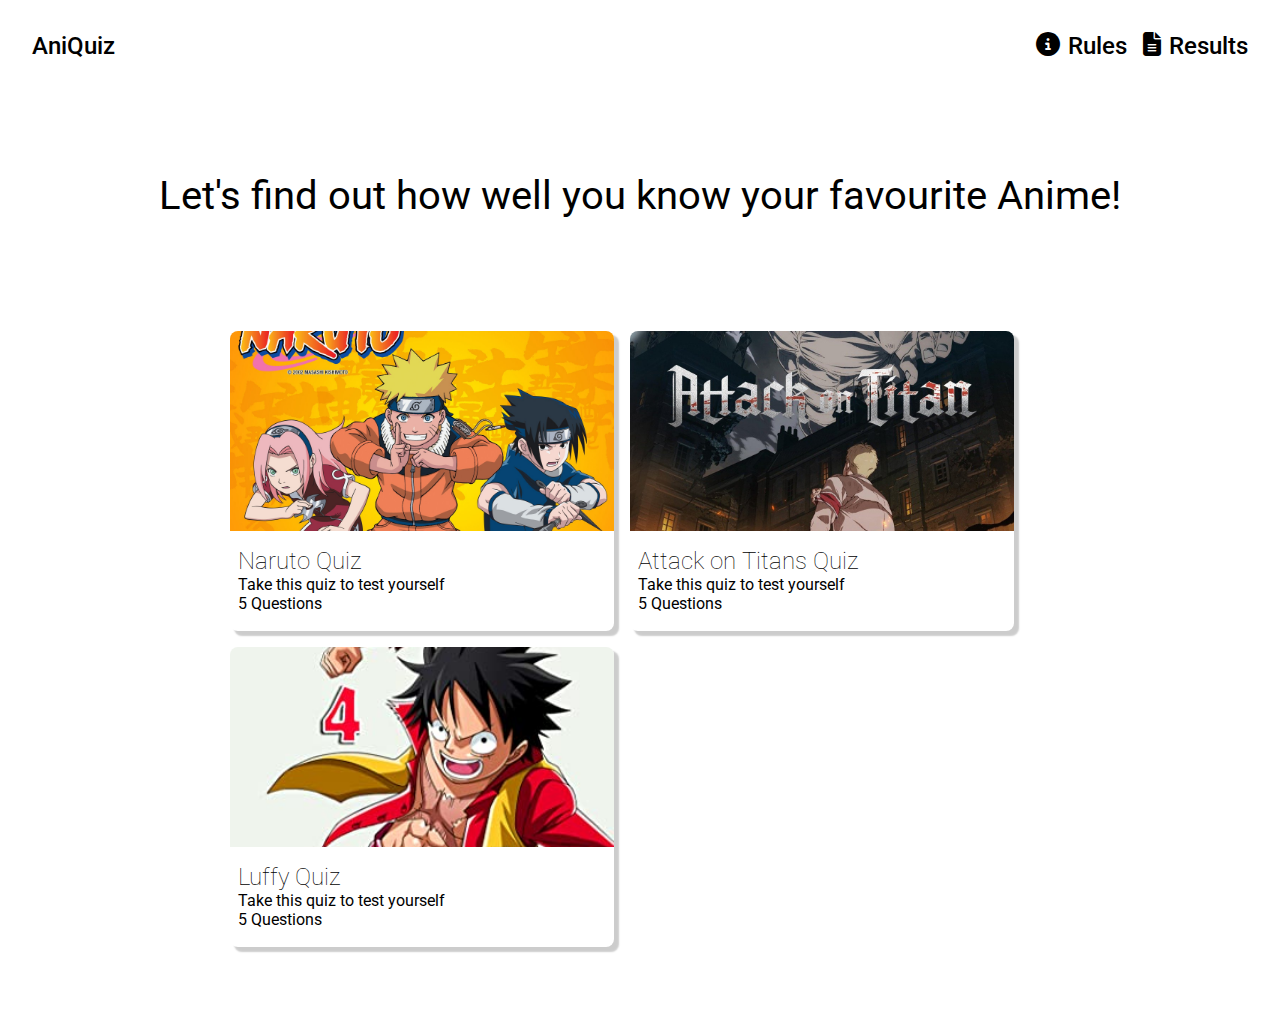
<file: Index.html>
<!DOCTYPE html>
<html lang="en">
<head>
    <meta charset="UTF-8">
    <meta http-equiv="X-UA-Compatible" content="IE=edge">
    <meta name="viewport" content="width=device-width, initial-scale=1.0">
    <title>Anime Quiz</title>
    <link rel="stylesheet" href="/CSS/main.css">
    <link rel="stylesheet" href="https://mosaic-ui.netlify.app/css/components.css">
    <link rel="stylesheet" href="https://cdnjs.cloudflare.com/ajax/libs/font-awesome/6.1.1/css/all.min.css" />
</head>
<body>
    <div class="container-quiz">
        <nav class="container-nav">
            <div class="logo"><a href="./Index.html">AniQuiz</a></div>
            <div class="nav-right">
                <div><a class="action-icons" href="./Pages/rules.html"><i class="color-white fa-solid fa-circle-info"></i>
                        <p class="color-white">Rules</p>
                    </a></div>
                <div ><a class="action-icons" href="/Pages/finalResults.html"><i class="color-white fa-solid fa-file-lines"></i><p class="color-white">Results</p></a></div>
            </div>
        </nav>
        <div class="quiz-header">
            <p class="quiz-header-tag">Let's find out how well you know your favourite Anime!</p>
        </div>
        <div class="container-secondary-quiz">
            <div class="quiz-body">

                <div class="card-child">
                    <a href="/Pages/naruto.html">
                        <div class="card-secondary">
                            <div class="card-image-cont">
                                <img class="card-image" src="/Assets/Naruto-2.jpg" alt="Naruto">
                            </div>
                            <div class="card-quiz-body">
                                <h2>Naruto Quiz</h2>
                                <p>Take this quiz to test yourself</p>
                                <p>5 Questions</p>
                            </div>
                        </div>
                    </a>
                    
                </div>

                <div class="card-child">
                    <a href="/Pages/titans.html">
                        <div class="card-secondary">
                            <div class="card-image-cont ht-200">
                                <img class="card-image" src="/Assets/Attack on titans-2.jpg" alt="Titans">
                            </div>
                            <div class="card-quiz-body">
                                <h2>Attack on Titans Quiz</h2>
                                <p>Take this quiz to test yourself</p>
                                <p>5 Questions</p>
                            </div>
                        </div>
                    </a> 
                </div>

                <div class="card-child">
                    <a href="/Pages/lufy.html">
                        <div class="card-secondary">
                            <div class="card-image-cont ht-200">
                                <img class="card-image" src="/Assets/Luffy.jpg" alt="Luffy">
                            </div>
                            <div class="card-quiz-body">
                                <h2>Luffy Quiz</h2>
                                <p>Take this quiz to test yourself</p>
                                <p>5 Questions</p>
                            </div>
                        </div>
                    </a> 
                </div>
            </div>
        </div>
    </div>
</body>
</html>
</file>
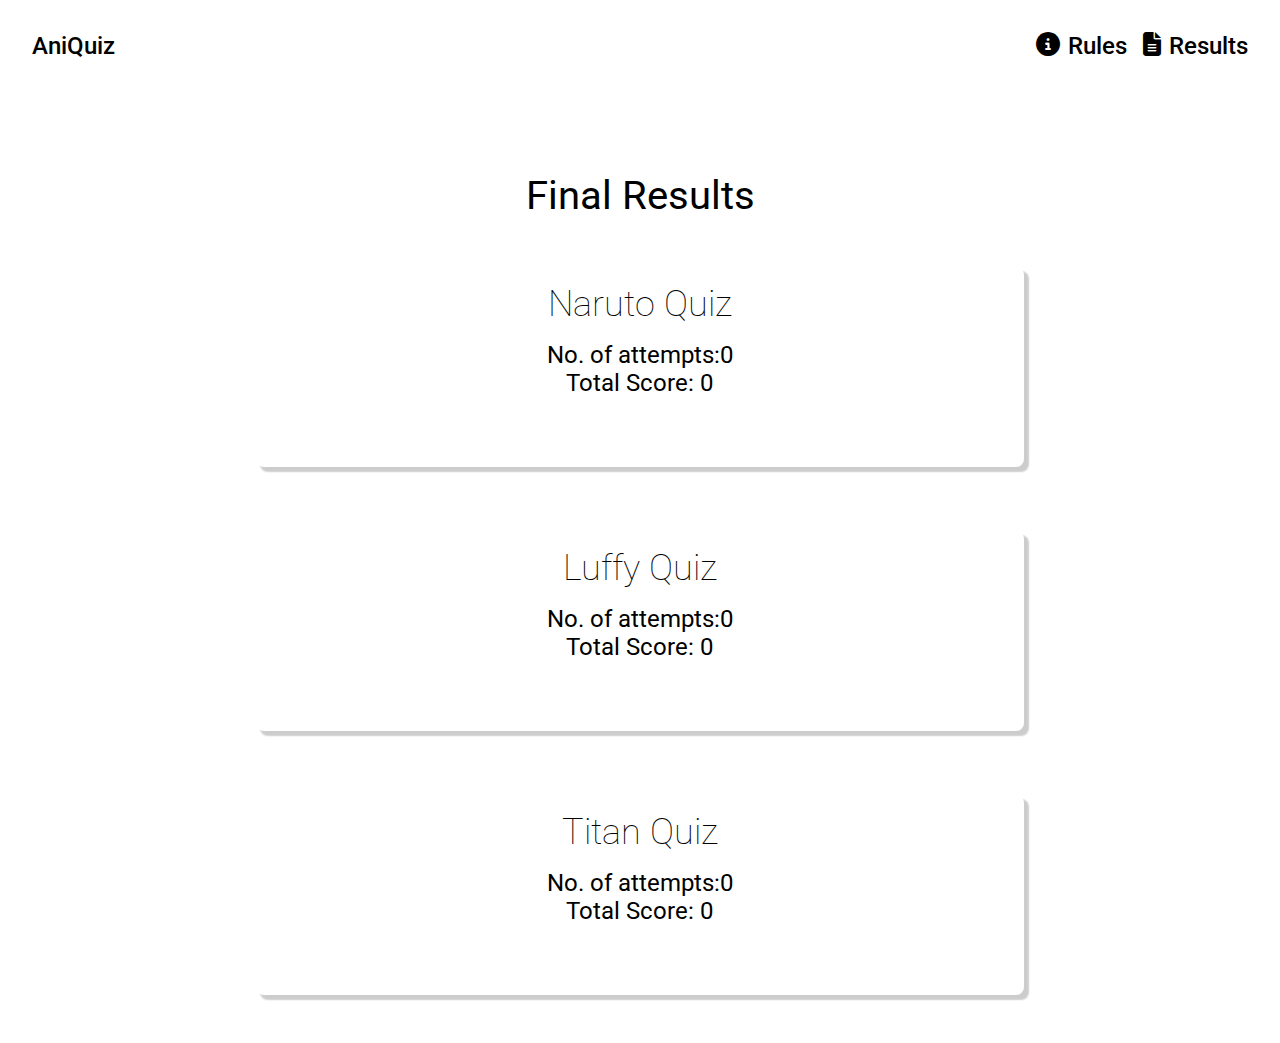
<file: Pages/finalResults.html>
<!DOCTYPE html>
<html lang="en">

<head>
    <meta charset="UTF-8">
    <meta http-equiv="X-UA-Compatible" content="IE=edge">
    <meta name="viewport" content="width=device-width, initial-scale=1.0">
    <title>Anime Quiz</title>
    <link rel="stylesheet" href="/CSS/main.css">
    <link rel="stylesheet" href="https://mosaic-ui.netlify.app/css/components.css">
    <link rel="stylesheet" href="https://cdnjs.cloudflare.com/ajax/libs/font-awesome/6.1.1/css/all.min.css" />
</head>

<body>
    <div class="container-quiz">
        <nav class="container-nav">
            <div class="logo"><a href="../Index.html">AniQuiz</a></div>
            <div class="nav-right">
                <div><a class="action-icons" href="./rules.html"><i class="color-white fa-solid fa-circle-info"></i>
                        <p class="color-white">Rules</p>
                    </a></div>
                <div ><a class="action-icons" href="./rules.html"><i class="color-white fa-solid fa-file-lines"></i><p class="color-white">Results</p></a></div>
            </div>
        </nav>
        <div class="quiz-header-rules">
            <p class="quiz-header-tag">Final Results</p>
            <div class="card-child-quiz-page ht-200">
                <div class="card-quiz-body">
                    <h2>Naruto Quiz</h2>
                </div>
                <div class="quiz-options">
                    <p>No. of attempts:0</p>
                    <p>Total Score: 0</p>
                </div>
            </div>
            <div class="card-child-quiz-page ht-200">
                <div class="card-quiz-body">
                    <h2>Luffy Quiz</h2>
                </div>
                <div class="quiz-options">
                    <p>No. of attempts:0</p>
                    <p>Total Score: 0</p>
                </div>
            </div>
            <div class="card-child-quiz-page ht-200">
                <div class="card-quiz-body">
                    <h2>Titan Quiz</h2>
                </div>
                <div class="quiz-options">
                    <p>No. of attempts:0</p>
                    <p>Total Score: 0</p>
                </div>
            </div>
        </div>
    </div>
</body>

</html>
</file>
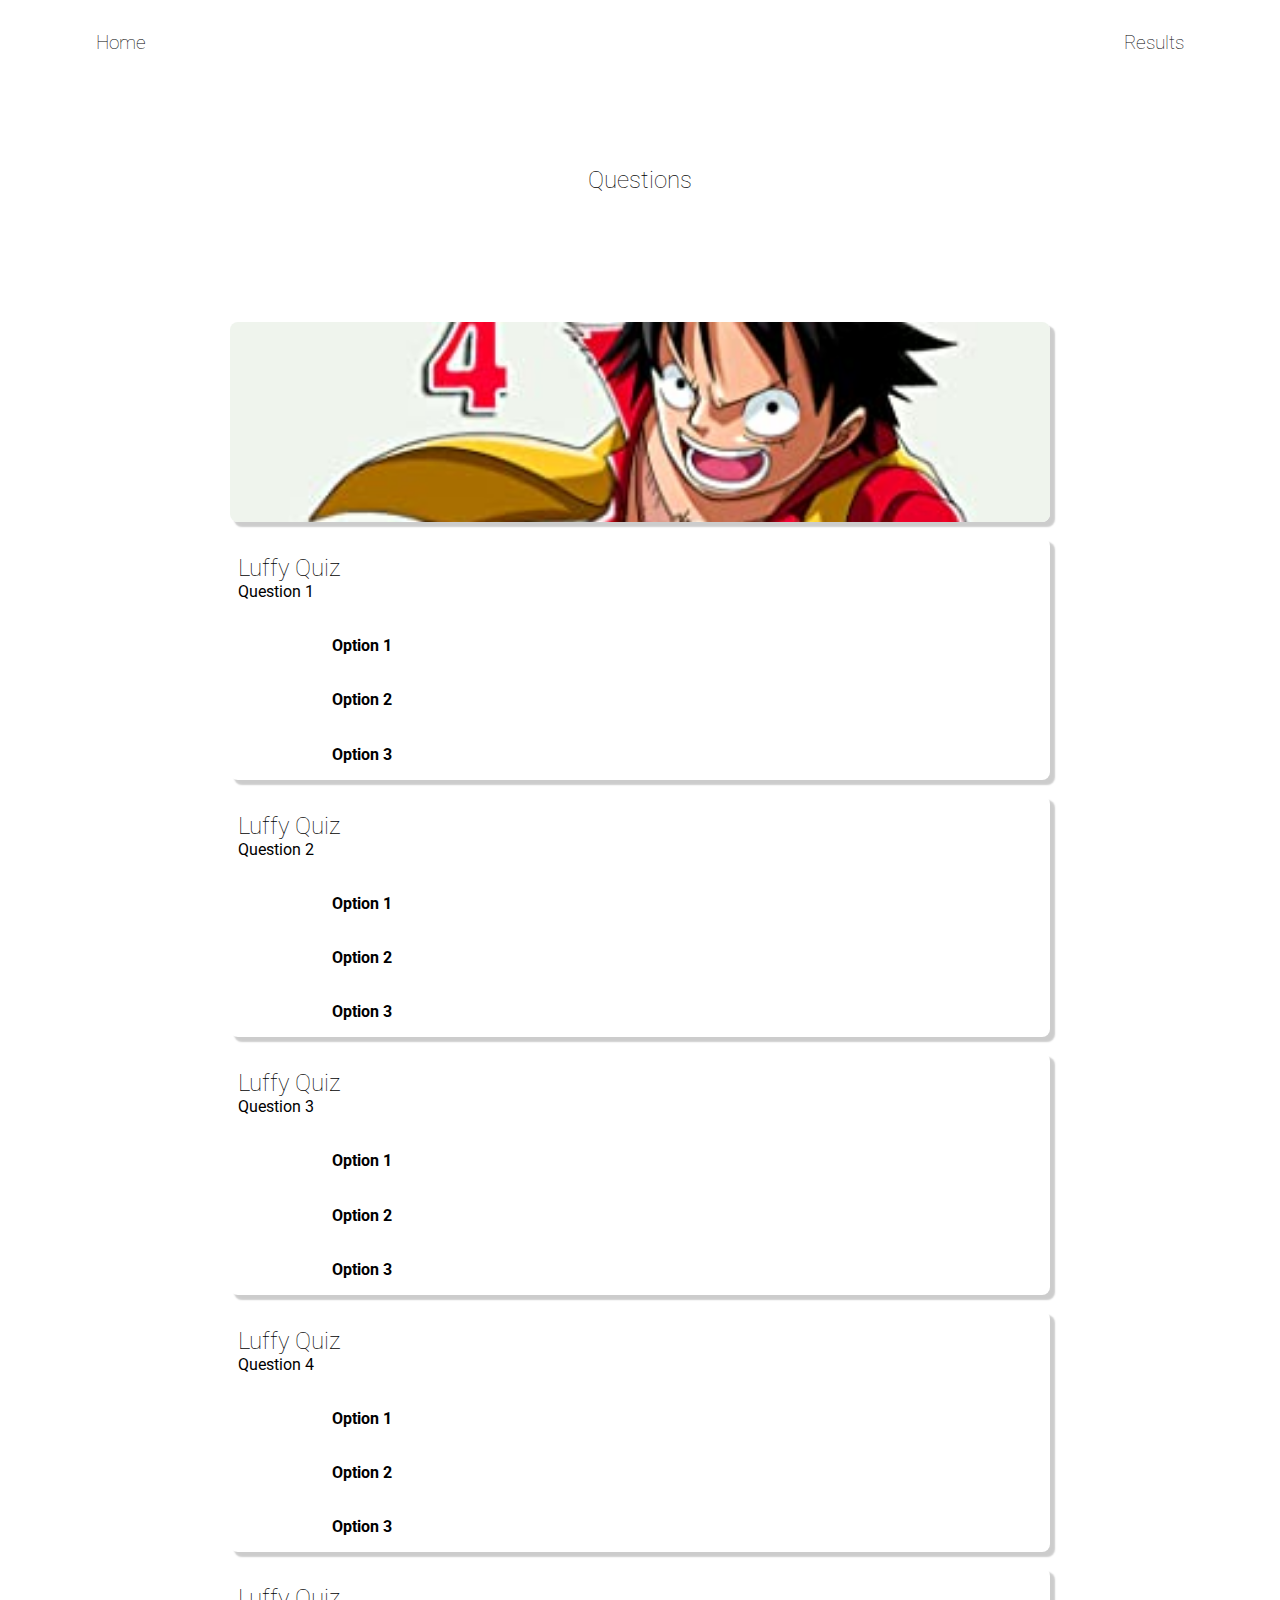
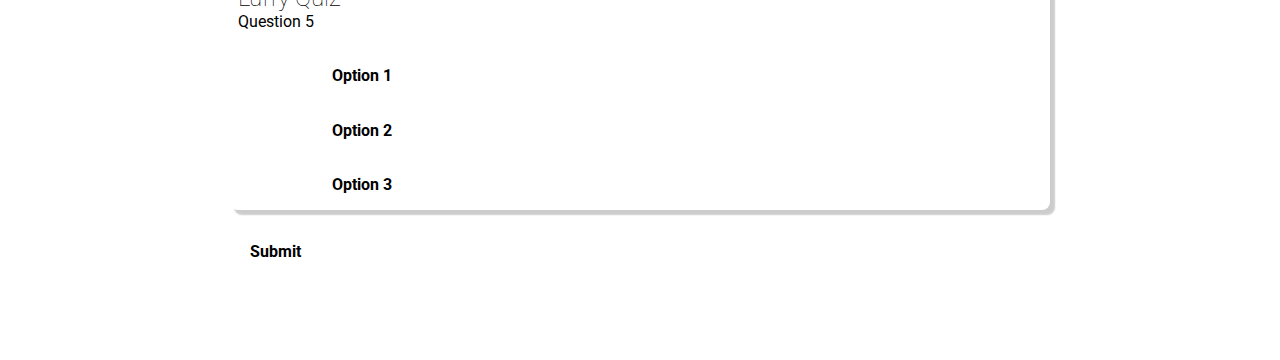
<file: Pages/lufy.html>
<!DOCTYPE html>
<html lang="en">
<head>
    <meta charset="UTF-8">
    <meta http-equiv="X-UA-Compatible" content="IE=edge">
    <meta name="viewport" content="width=device-width, initial-scale=1.0">
    <title>Anime Quiz</title>
    <link rel="stylesheet" href="/CSS/main.css">
    <link rel="stylesheet" href="https://mosaic-ui.netlify.app/css/components.css">
</head>
<body>
    <nav class="nav-home">
        <a href="/Index.html"><h3>Home</h3></a> 
        <a href="/Pages/results.html"><h3>Results</h3></a> 
    </nav>
    <div class="container-quiz">
        <div class="quiz-header">
            <!-- <h2>Result</h2>
            <h4>Final score: 10/50</h4> -->
            <h2>Questions</h2>
        </div>
        <div class="container-secondary-quiz">
            <div class="quiz-body-center">

                <div class="card-child-quiz-page ht-200">
                    <img class="card-image-quiz" src="/Assets/Luffy.jpg" alt="Luffy"> 
                </div>

                <div class="card-child-quiz-page ht-300">
                    <div class="card-quiz-body">
                        <h2>Luffy Quiz</h2>
                        <p>Question 1</p>
                    </div>
                    <div class="quiz-options">
                        <div class="quiz-option-child">Option 1</div>
                        <div class="quiz-option-child">Option 2</div>
                        <div class="quiz-option-child">Option 3</div>
                    </div>
                </div>

                <div class="card-child-quiz-page ht-300">
                    <div class="card-quiz-body">
                        <h2>Luffy Quiz</h2>
                        <p>Question 2</p>
                    </div>
                    <div class="quiz-options">
                        <div class="quiz-option-child">Option 1</div>
                        <div class="quiz-option-child">Option 2</div>
                        <div class="quiz-option-child">Option 3</div>
                    </div>
                </div>

                <div class="card-child-quiz-page ht-300">
                    <div class="card-quiz-body">
                        <h2>Luffy Quiz</h2>
                        <p>Question 3</p>
                    </div>
                    <div class="quiz-options">
                        <div class="quiz-option-child">Option 1</div>
                        <div class="quiz-option-child">Option 2</div>
                        <div class="quiz-option-child">Option 3</div>
                    </div>
                </div>

                <div class="card-child-quiz-page ht-300">
                    <div class="card-quiz-body">
                        <h2>Luffy Quiz</h2>
                        <p>Question 4</p>
                    </div>
                    <div class="quiz-options">
                        <div class="quiz-option-child">Option 1</div>
                        <div class="quiz-option-child">Option 2</div>
                        <div class="quiz-option-child">Option 3</div>
                    </div>
                </div>

                <div class="card-child-quiz-page ht-300">
                    <div class="card-quiz-body">
                        <h2>Luffy Quiz</h2>
                        <p>Question 5</p>
                    </div>
                    <div class="quiz-options">
                        <div class="quiz-option-child">Option 1</div>
                        <div class="quiz-option-child">Option 2</div>
                        <div class="quiz-option-child">Option 3</div>
                    </div>
                </div>
                <div class="quiz-option-child wd-100">Submit</div>

            </div>
        </div>
    </div>
</body>
</html>
</file>
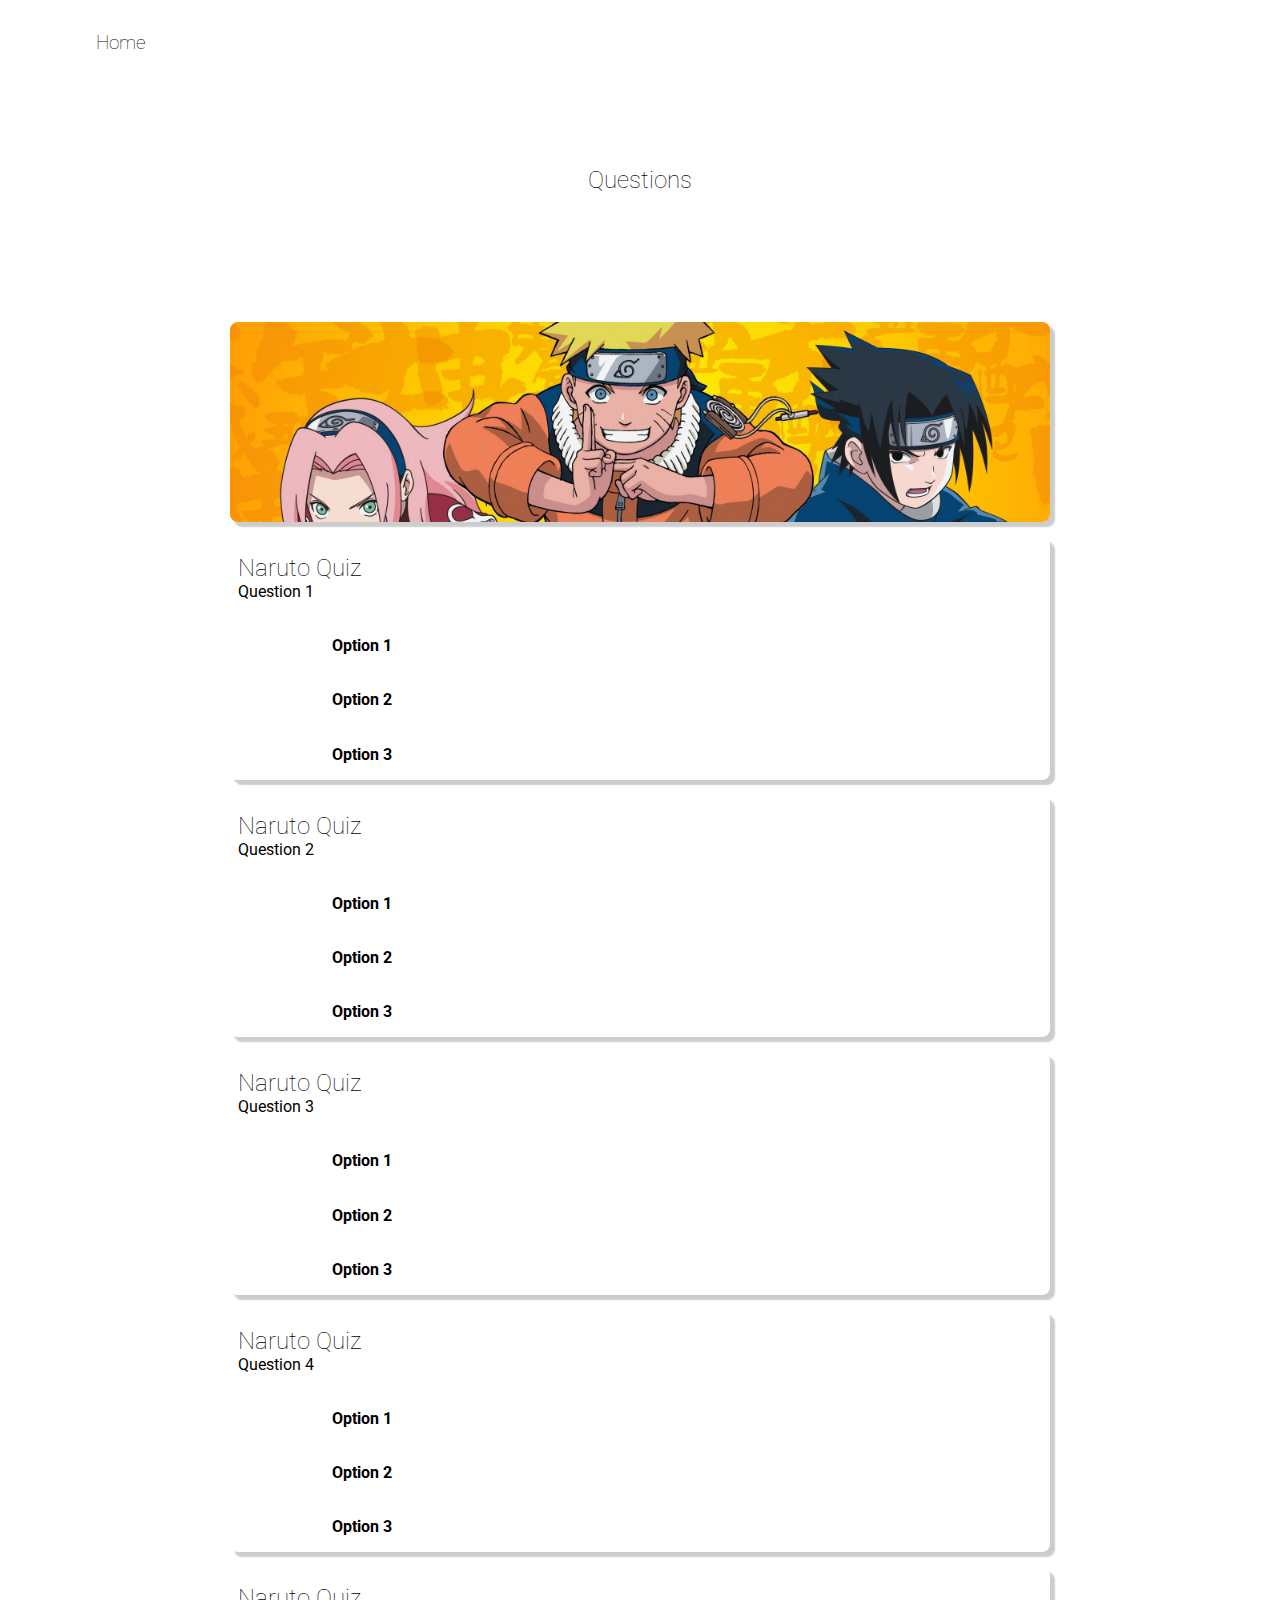
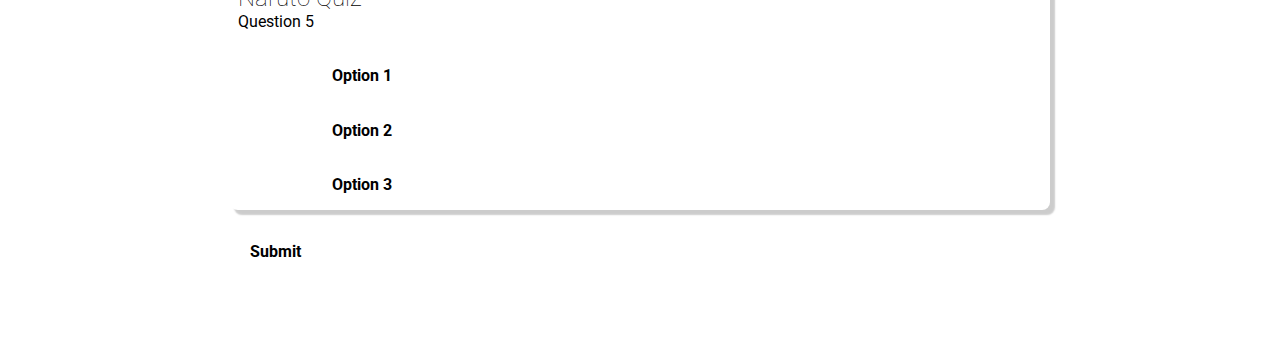
<file: Pages/naruto.html>
<!DOCTYPE html>
<html lang="en">
<head>
    <meta charset="UTF-8">
    <meta http-equiv="X-UA-Compatible" content="IE=edge">
    <meta name="viewport" content="width=device-width, initial-scale=1.0">
    <title>Anime Quiz</title>
    <link rel="stylesheet" href="/CSS/main.css">
    <link rel="stylesheet" href="https://mosaic-ui.netlify.app/css/components.css">
</head>
<body>
    <nav class="nav-home">
        <a href="/Index.html"><h3>Home</h3></a> 
    </nav>
    <div class="container-quiz">
        <div class="quiz-header">
            <h2>Questions</h2>
        </div>
        <div class="container-secondary-quiz">
            <div class="quiz-body-center">

                <div class="card-child-quiz-page ht-200">
                     <img class="card-image-quiz" src="/Assets/Naruto-2.jpg" alt="Naruto">  
                </div>

                <div class="card-child-quiz-page ht-300">
                    <div class="card-quiz-body">
                        <h2>Naruto Quiz</h2>
                        <p>Question 1</p>
                    </div>
                    <div class="quiz-options">
                        <div class="quiz-option-child">Option 1</div>
                        <div class="quiz-option-child">Option 2</div>
                        <div class="quiz-option-child">Option 3</div>
                    </div>
                </div>

                <div class="card-child-quiz-page ht-300">
                    <div class="card-quiz-body">
                        <h2>Naruto Quiz</h2>
                        <p>Question 2</p>
                    </div>
                    <div class="quiz-options">
                        <div class="quiz-option-child">Option 1</div>
                        <div class="quiz-option-child">Option 2</div>
                        <div class="quiz-option-child">Option 3</div>
                    </div>
                </div>

                <div class="card-child-quiz-page ht-300">
                    <div class="card-quiz-body">
                        <h2>Naruto Quiz</h2>
                        <p>Question 3</p>
                    </div>
                    <div class="quiz-options">
                        <div class="quiz-option-child">Option 1</div>
                        <div class="quiz-option-child">Option 2</div>
                        <div class="quiz-option-child">Option 3</div>
                    </div>
                </div>

                <div class="card-child-quiz-page ht-300">
                    <div class="card-quiz-body">
                        <h2>Naruto Quiz</h2>
                        <p>Question 4</p>
                    </div>
                    <div class="quiz-options">
                        <div class="quiz-option-child">Option 1</div>
                        <div class="quiz-option-child">Option 2</div>
                        <div class="quiz-option-child">Option 3</div>
                    </div>
                </div>

                <div class="card-child-quiz-page ht-300">
                    <div class="card-quiz-body">
                        <h2>Naruto Quiz</h2>
                        <p>Question 5</p>
                    </div>
                    <div class="quiz-options">
                        <div class="quiz-option-child">Option 1</div>
                        <div class="quiz-option-child">Option 2</div>
                        <div class="quiz-option-child">Option 3</div>
                    </div>
                </div>
                <div class="quiz-option-child wd-100">Submit</div>

            </div>
        </div>
    </div>
</body>
</html>
</file>
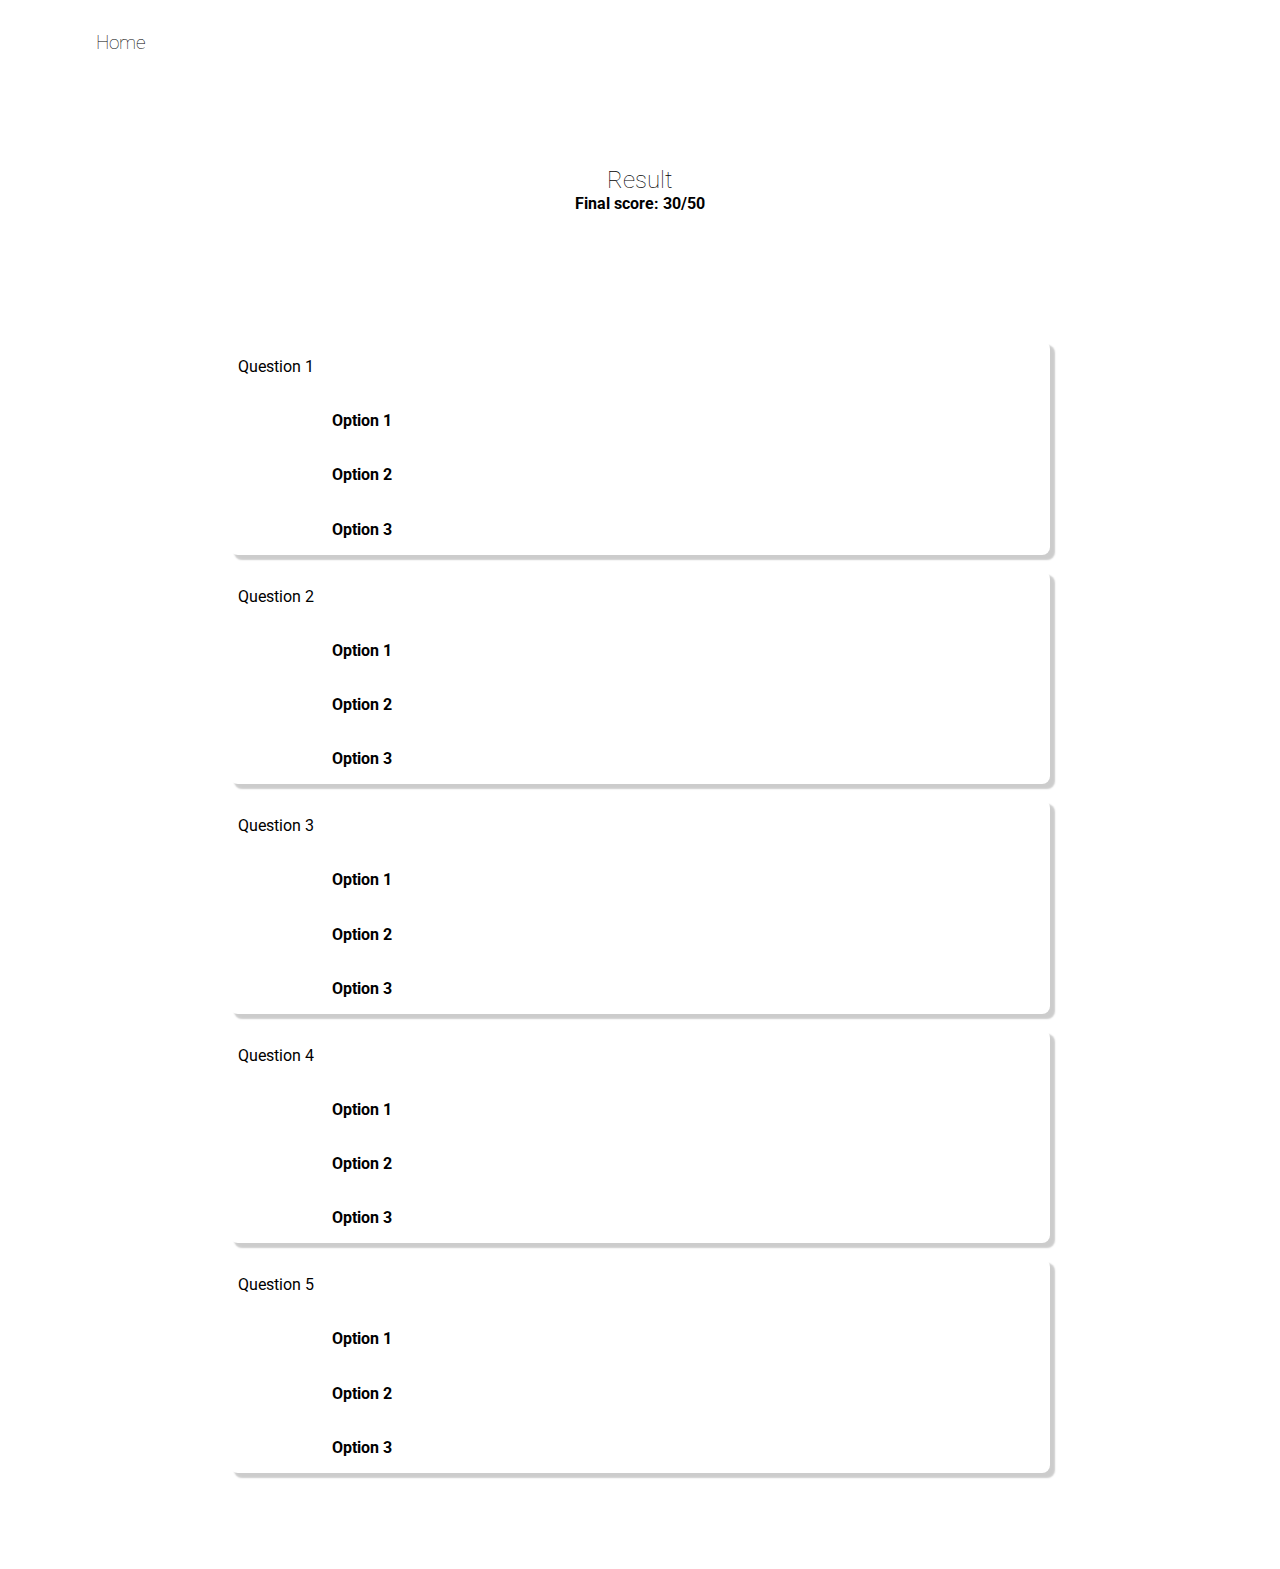
<file: Pages/results.html>
<!DOCTYPE html>
<html lang="en">
<head>
    <meta charset="UTF-8">
    <meta http-equiv="X-UA-Compatible" content="IE=edge">
    <meta name="viewport" content="width=device-width, initial-scale=1.0">
    <title>Anime Quiz</title>
    <link rel="stylesheet" href="/CSS/main.css">
    <link rel="stylesheet" href="https://mosaic-ui.netlify.app/css/components.css">
</head>
<body>
    <nav class="nav-home">
        <a href="/Index.html"><h3>Home</h3></a> 
    </nav>
    <div class="container-quiz">
        <div class="quiz-header">
            <h2>Result</h2>
            <h4>Final score: 30/50</h4>
        </div>
        <div class="container-secondary-quiz">
            <div class="quiz-body-center">

                <div class="card-child-quiz-page ht-300">
                    <div class="card-quiz-body">
                        <p>Question 1</p>
                    </div>
                    <div class="quiz-options">
                        <div class="quiz-option-child-results">Option 1</div>
                        <div class="quiz-option-child-results active-right">Option 2</div>
                        <div class="quiz-option-child-results active-wrong">Option 3</div>
                    </div>
                </div>

                <div class="card-child-quiz-page ht-300">
                    <div class="card-quiz-body">
                        <p>Question 2</p>
                    </div>
                    <div class="quiz-options">
                        <div class="quiz-option-child-results">Option 1</div>
                        <div class="quiz-option-child-results active-right">Option 2</div>
                        <div class="quiz-option-child-results">Option 3</div>
                    </div>
                </div>

                <div class="card-child-quiz-page ht-300">
                    <div class="card-quiz-body">
                        <p>Question 3</p>
                    </div>
                    <div class="quiz-options">
                        <div class="quiz-option-child-results active-right">Option 1</div>
                        <div class="quiz-option-child-results">Option 2</div>
                        <div class="quiz-option-child-results">Option 3</div>
                    </div>
                </div>

                <div class="card-child-quiz-page ht-300">
                    <div class="card-quiz-body">
                        <p>Question 4</p>
                    </div>
                    <div class="quiz-options">
                        <div class="quiz-option-child-results active-right">Option 1</div>
                        <div class="quiz-option-child-results">Option 2</div>
                        <div class="quiz-option-child-results active-wrong">Option 3</div>
                    </div>
                </div>

                <div class="card-child-quiz-page ht-300">
                    <div class="card-quiz-body">
                        <p>Question 5</p>
                    </div>
                    <div class="quiz-options">
                        <div class="quiz-option-child-results">Option 1</div>
                        <div class="quiz-option-child-results active-right">Option 2</div>
                        <div class="quiz-option-child-results">Option 3</div>
                    </div>
                </div>

            </div>
        </div>
    </div>
</body>
</html>
</file>
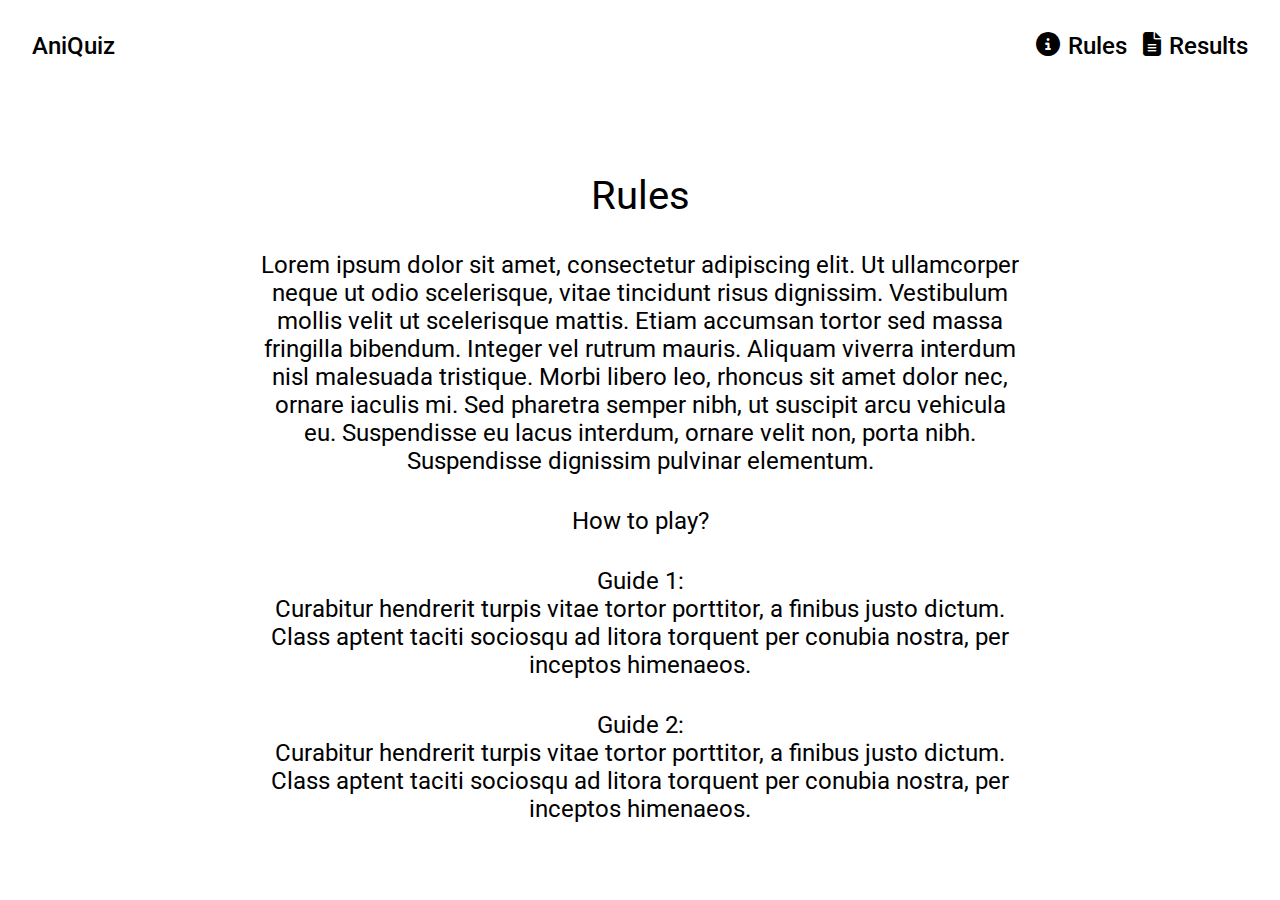
<file: Pages/rules.html>
<!DOCTYPE html>
<html lang="en">

<head>
    <meta charset="UTF-8">
    <meta http-equiv="X-UA-Compatible" content="IE=edge">
    <meta name="viewport" content="width=device-width, initial-scale=1.0">
    <title>Anime Quiz</title>
    <link rel="stylesheet" href="/CSS/main.css">
    <link rel="stylesheet" href="https://mosaic-ui.netlify.app/css/components.css">
    <link rel="stylesheet" href="https://cdnjs.cloudflare.com/ajax/libs/font-awesome/6.1.1/css/all.min.css" />
</head>

<body>
    <div class="container-quiz">
        <nav class="container-nav">
            <div class="logo"><a href="../Index.html">AniQuiz</a></div>
            <div class="nav-right">
                <div><a class="action-icons" href="./rules.html"><i class="color-white fa-solid fa-circle-info"></i>
                        <p class="color-white">Rules</p>
                    </a></div>
                <div ><a class="action-icons" href="/Pages/finalResults.html"><i class="color-white fa-solid fa-file-lines"></i><p class="color-white">Results</p></a></div>
            </div>
        </nav>
        <div class="quiz-header-rules">
            <p class="quiz-header-tag">Rules</p>
            <p>Lorem ipsum dolor sit amet, consectetur adipiscing elit. Ut ullamcorper neque ut odio scelerisque, vitae
                tincidunt risus dignissim. Vestibulum mollis velit ut scelerisque mattis. Etiam accumsan tortor sed
                massa fringilla bibendum. Integer vel rutrum mauris. Aliquam viverra interdum nisl malesuada tristique.
                Morbi libero leo, rhoncus sit amet dolor nec, ornare iaculis mi. Sed pharetra semper nibh, ut suscipit
                arcu vehicula eu. Suspendisse eu lacus interdum, ornare velit non, porta nibh. Suspendisse dignissim
                pulvinar elementum.</p>
            <div>
                <p class="bd">How to play?</p>
            </div>
            <div>
                <p>Guide 1:</p>
                <p>Curabitur hendrerit turpis vitae tortor porttitor, a finibus justo dictum. Class aptent taciti
                    sociosqu ad litora torquent per conubia nostra, per inceptos himenaeos. </p>
            </div>
            <div>
                <p>Guide 2:</p>
                <p>Curabitur hendrerit turpis vitae tortor porttitor, a finibus justo dictum. Class aptent taciti
                    sociosqu ad litora torquent per conubia nostra, per inceptos himenaeos. </p>
            </div>
        </div>
    </div>
</body>

</html>
</file>
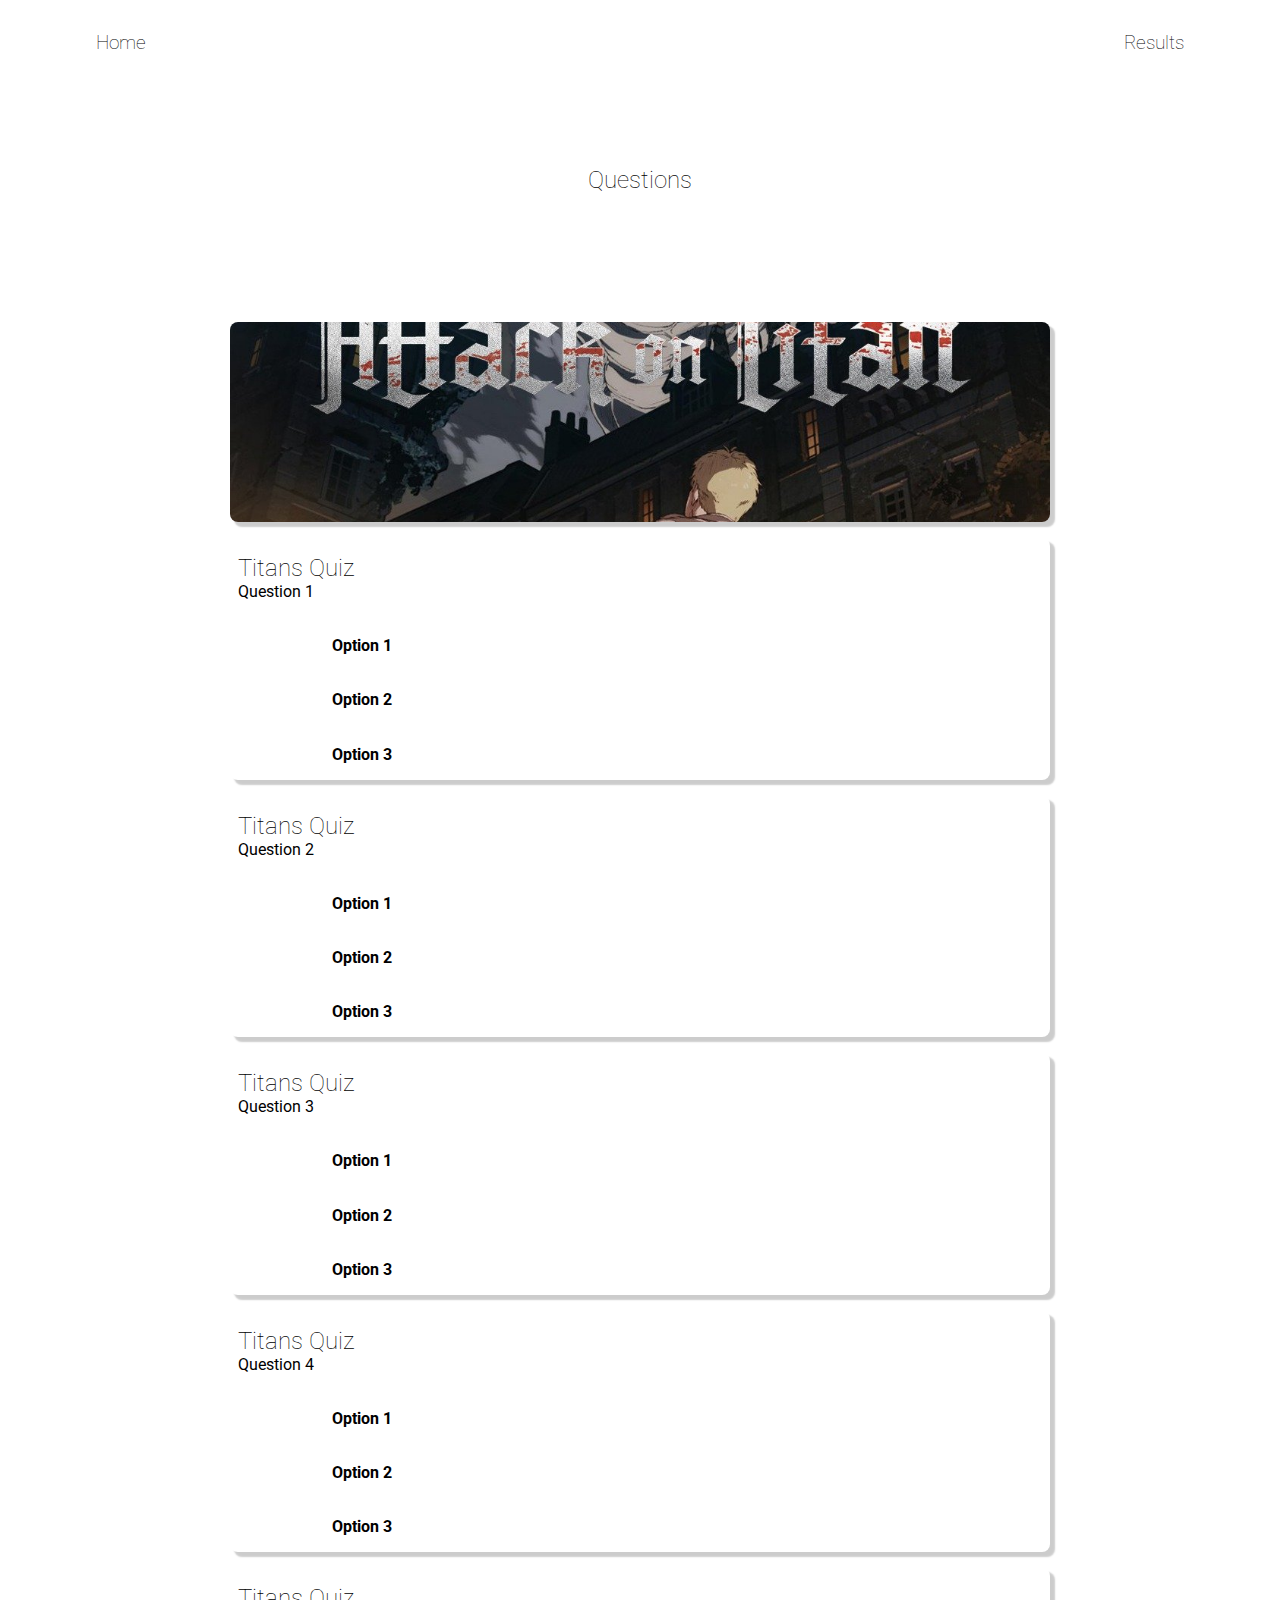
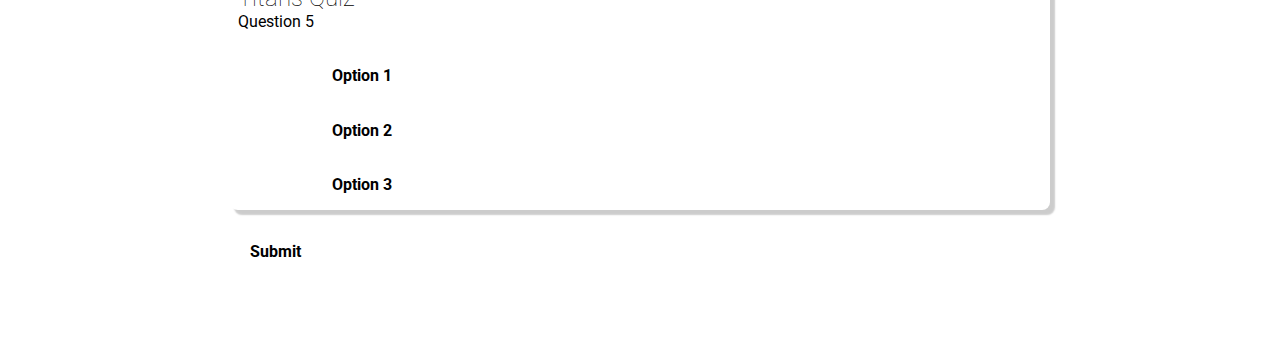
<file: Pages/titans.html>
<!DOCTYPE html>
<html lang="en">
<head>
    <meta charset="UTF-8">
    <meta http-equiv="X-UA-Compatible" content="IE=edge">
    <meta name="viewport" content="width=device-width, initial-scale=1.0">
    <title>Anime Quiz</title>
    <link rel="stylesheet" href="/CSS/main.css">
    <link rel="stylesheet" href="https://mosaic-ui.netlify.app/css/components.css">
</head>
<body>
    <nav class="nav-home">
        <a href="/Index.html"><h3>Home</h3></a> 
        <a href="/Pages/results.html"><h3>Results</h3></a> 
    </nav>
    <div class="container-quiz">
        <div class="quiz-header">
            <h2>Questions</h2>
        </div>
        <div class="container-secondary-quiz">
            <div class="quiz-body-center">

                <div class="card-child-quiz-page ht-200">
                    <img class="card-image-quiz" src="/Assets/Attack on titans-2.jpg" alt="Titans">
                </div>

                <div class="card-child-quiz-page ht-300">
                    <div class="card-quiz-body">
                        <h2>Titans Quiz</h2>
                        <p>Question 1</p>
                    </div>
                    <div class="quiz-options">
                        <div class="quiz-option-child">Option 1</div>
                        <div class="quiz-option-child">Option 2</div>
                        <div class="quiz-option-child">Option 3</div>
                    </div>
                </div>

                <div class="card-child-quiz-page ht-300">
                    <div class="card-quiz-body">
                        <h2>Titans Quiz</h2>
                        <p>Question 2</p>
                    </div>
                    <div class="quiz-options">
                        <div class="quiz-option-child">Option 1</div>
                        <div class="quiz-option-child">Option 2</div>
                        <div class="quiz-option-child">Option 3</div>
                    </div>
                </div>

                <div class="card-child-quiz-page ht-300">
                    <div class="card-quiz-body">
                        <h2>Titans Quiz</h2>
                        <p>Question 3</p>
                    </div>
                    <div class="quiz-options">
                        <div class="quiz-option-child">Option 1</div>
                        <div class="quiz-option-child">Option 2</div>
                        <div class="quiz-option-child">Option 3</div>
                    </div>
                </div>

                <div class="card-child-quiz-page ht-300">
                    <div class="card-quiz-body">
                        <h2>Titans Quiz</h2>
                        <p>Question 4</p>
                    </div>
                    <div class="quiz-options">
                        <div class="quiz-option-child">Option 1</div>
                        <div class="quiz-option-child">Option 2</div>
                        <div class="quiz-option-child">Option 3</div>
                    </div>
                </div>

                <div class="card-child-quiz-page ht-300">
                    <div class="card-quiz-body">
                        <h2>Titans Quiz</h2>
                        <p>Question 5</p>
                    </div>
                    <div class="quiz-options">
                        <div class="quiz-option-child">Option 1</div>
                        <div class="quiz-option-child">Option 2</div>
                        <div class="quiz-option-child">Option 3</div>
                    </div>
                </div>
                <div class="quiz-option-child wd-100">Submit</div>

            </div>
        </div>
    </div>
</body>
</html>
</file>
<file: CSS/main.css>
@import url('https://fonts.googleapis.com/css2?family=Roboto:wght@300;500&family=Rowdies:wght@700&family=Shizuru&display=swap');

@import "/CSS/cards.css";
@import "/CSS/navbar.css";

*{
    padding: 0;
    margin: 0;
    font-family: 'Roboto', sans-serif;
}

:root{
    --lt-grey:	#f3f3f3;
    --alice-blue: aliceblue;
    --aqua-blue: aqua;
}

h1, h2, h3{
    font-weight:lighter;
}

a{
    text-decoration: none;
    color: var(--black-color);
}

.nav-home{
    margin: 2rem;
    font-weight: 500;
    display: flex;
    justify-content: space-between;
    padding: 0 4rem 0 4rem;
}

.container-quiz{
    width: 100%;
    height: max-content;
}

.container-secondary-quiz{
    margin: 5rem auto;
    width: 80%;
    height: max-content;
    display: flex;
    flex-wrap: wrap;
}

.quiz-header{
    margin: auto;
    width: 80%;
    text-align: center;
    padding: 5rem 3rem 2rem 3rem;
}

.quiz-header-rules{
    margin: auto;
    width: 60%;
    text-align: center;
    padding: 5rem 3rem 2rem 3rem;
    display: flex;
    flex-direction: column;
    gap: 2rem;
    font-size: 1.5rem
}

.quiz-header-tag{
    font-size: 2.5rem;
}

@media screen and (max-width:400px){
    .quiz-header-tag{
        font-size: 1.5rem;
    }
}

.quiz-header h1{
    font-size: 3rem;
}

.quiz-body{
    margin: auto;
    width: 80%;
    height: fit-content;
    /* display: grid;
    grid-template-columns: repeat(3, 1fr); */
    gap: 1rem;
    display: flex;
    flex-wrap: wrap;
}

.quiz-body-center{
    margin: auto;
    width: 80%;
    height: fit-content; 
}

.center-item{
    display: flex;
    justify-content: center;
    text-align: center;
}

/* update comp library */

.ht-200{
    height: 200px;
}
</file>
